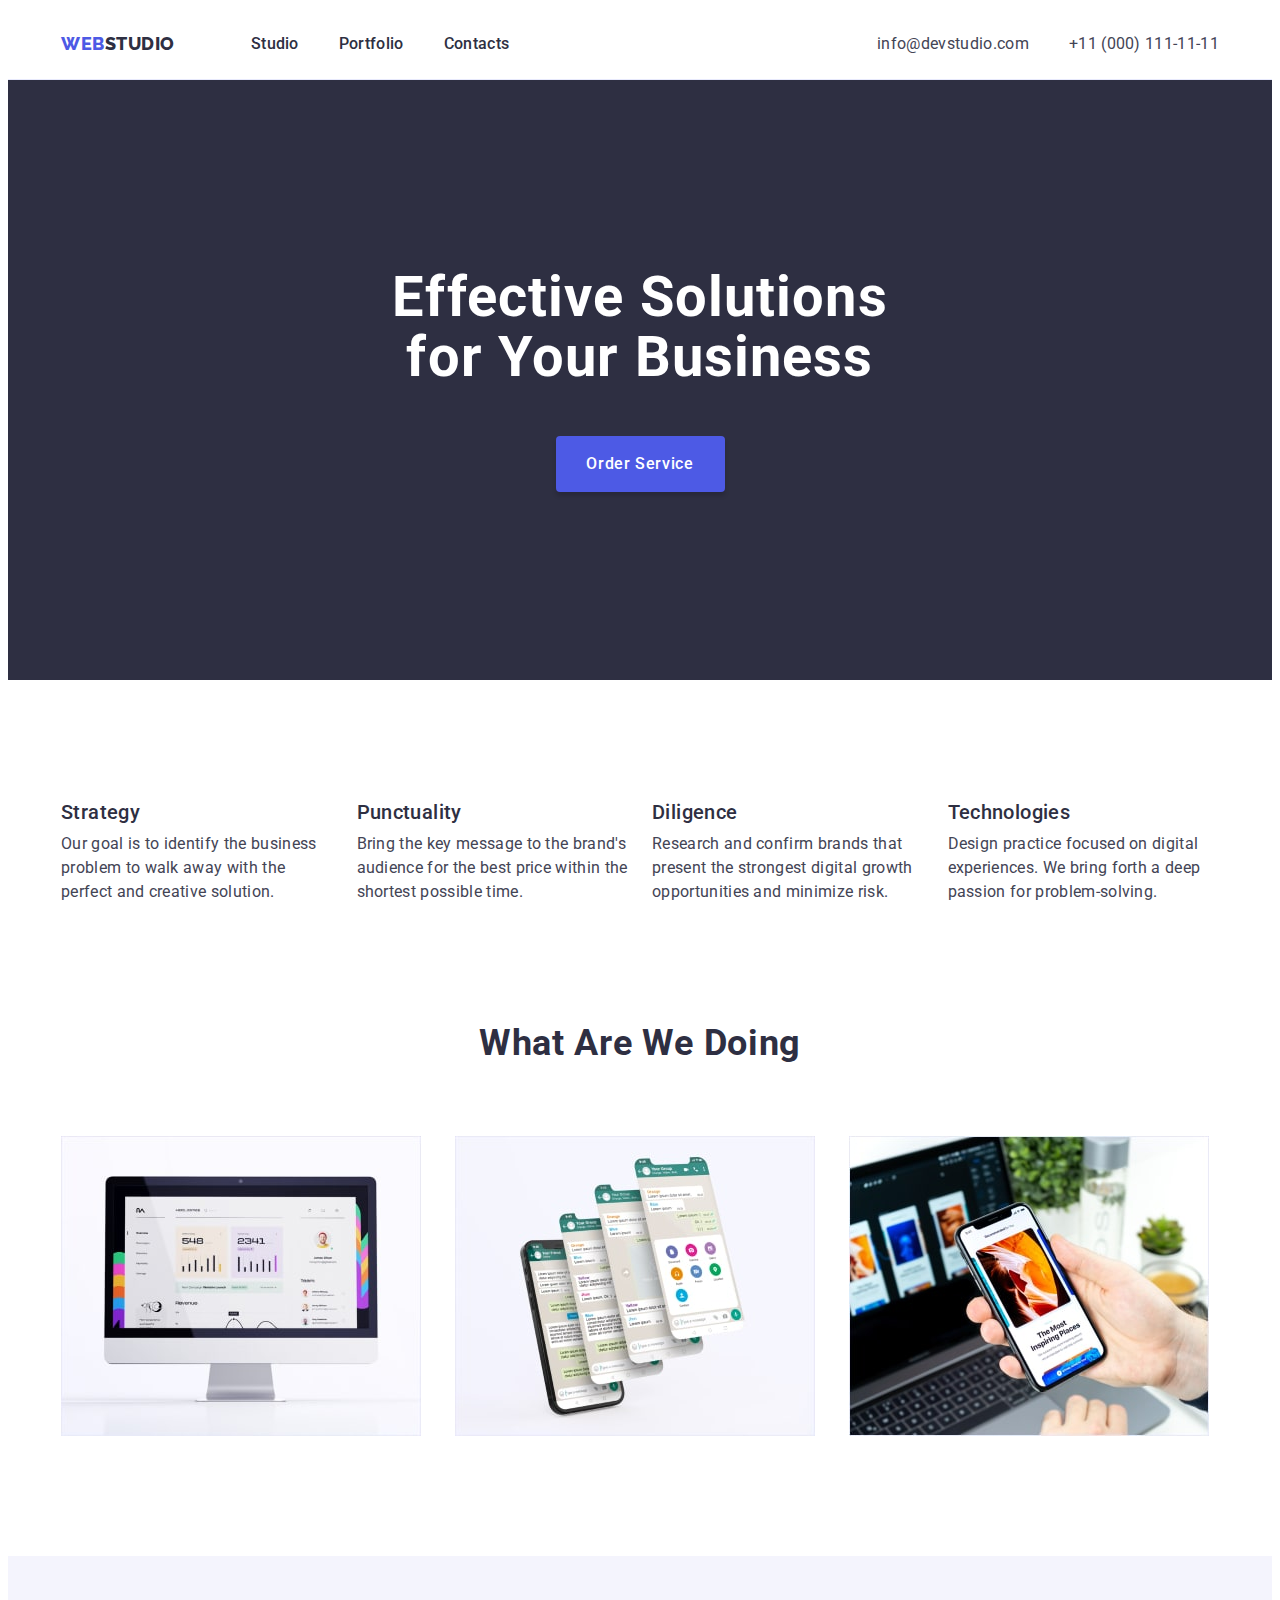
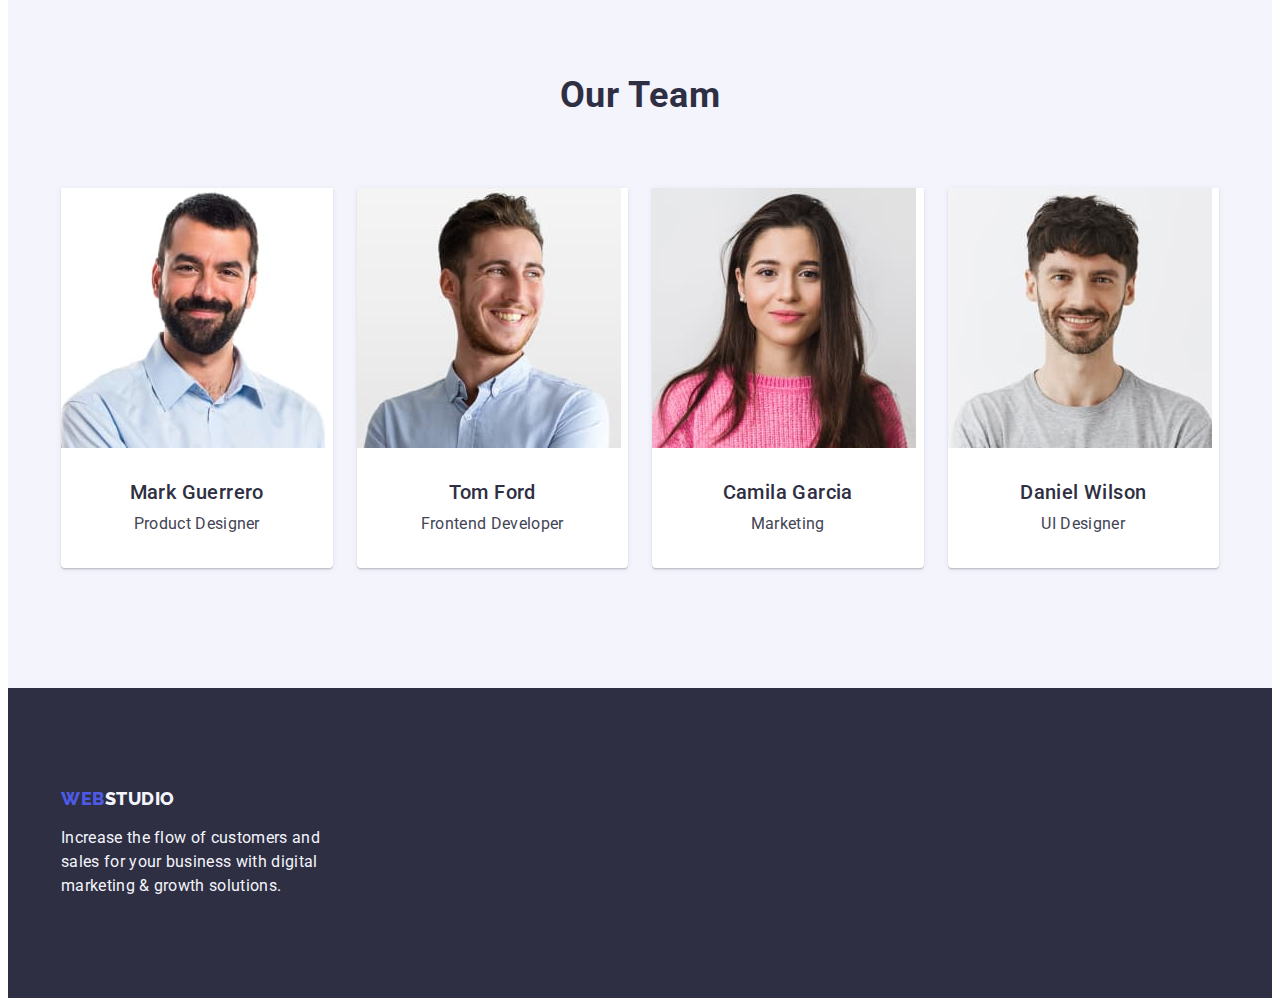
<file: index.html>
<!DOCTYPE html>
<html lang="en">
  <head>
    <meta charset="UTF-8">
    <meta http-equiv="X-UA-Compatible" content="IE=edge">
    <meta name="viewport" content="width=device-width, initial-scale=1.0">
    <title>WebStudio</title>
    <link rel="preconnect" href="https://fonts.googleapis.com">
    <link rel="preconnect" href="https://fonts.gstatic.com" crossorigin>
    <link 
      href="https://fonts.googleapis.com/css2?family=Raleway:wght@800&family=Roboto:wght@400;500;700;900&display=swap"
      rel="stylesheet">
    <link rel="stylesheet" href="https://cdnjs.cloudflare.com/ajax/libs/modern-normalize/1.1.0/modern-normalize.min.css"
      integrity="sha512-wpPYUAdjBVSE4KJnH1VR1HeZfpl1ub8YT/NKx4PuQ5NmX2tKuGu6U/JRp5y+Y8XG2tV+wKQpNHVUX03MfMFn9Q=="
      crossorigin="anonymous" referrerpolicy="no-referrer" />
    <link rel="stylesheet" href="./css/styles.css">
  </head>
  <body>
    <header class="header">
      <div class="container header-container">
        <nav class="header-navigation">
          <a href="./index.html" class="header-logo link">Web<span class="header-logo-second">Studio</span></a>
          <ul class="header-list list">
            <li class="header-item"><a class="header-link link" href="./index.html">Studio</a></li>
            <li class="header-item"><a class="header-link link" href="./portfolio.html">Portfolio</a></li>
            <li class="header-item"><a class="header-link link" href="">Contacts</a></li>
          </ul>
        </nav>
        <address class="header-address">
          <ul class="list-address list">
            <li class="address-item"><a class="address-link link" href="mailto:info@devstudio.com">info@devstudio.com</a></li>
            <li class="address-item"><a class="address-link link" href="tel:+110001111111">+11 (000) 111-11-11</a></li>
          </ul>
        </address>
      </div>
    </header>
    <main>
      <section class="banner section">
        <div class="container">
          <h1 class="banner-title">Effective Solutions for Your Business</h1>
          <button class="banner-btn" type="button">Order Service</button>
        </div>
      </section>
      <section class="our-line section">
        <div class="container">
          <h2 hidden class="our-line-big-title"></h2>
          <ul class="our-line-list list">
            <li class="our-line-item">
              <h3 class="our-line-title title">Strategy</h3>
              <p class="our-line-text">Our goal is to identify the business problem to walk away with the perfect and creative solution.</p>
            </li>
            <li class="our-line-item">
              <h3 class="our-line-title title">Punctuality</h3>
              <p class="our-line-text">Bring the key message to the brand's audience for the best price within the shortest possible time.</p>
            </li>
            <li class="our-line-item">
              <h3 class="our-line-title title">Diligence</h3>
              <p class="our-line-text">Research and confirm brands that present the strongest digital growth opportunities and minimize risk.</p>
            </li>
            <li class="our-line-item">
              <h3 class="our-line-title title">Technologies</h3>
              <p class="our-line-text">Design practice focused on digital experiences. We bring forth a deep passion for problem-solving.</p>
            </li>
          </ul>
        </div>
      </section>
      <section class="examples section">
        <div class="container">
          <h2 class="examples-big-title">What are we doing</h2>
          <ul class="examples-list list">
            <li class="examples-item"><img src="./images/img1.jpg" width="360" height="300" alt="imac"></li>
            <li class="examples-item"><img src="./images/img2.jpg" width="360" height="300" alt="application on the phone"></li>
            <li class="examples-item"><img src="./images/img3.jpg" width="360" height="300" alt="phone"></li>
          </ul>
        </div>
      </section>
      <section class="team section">
        <div class="container">
          <h2 class="team-big-title">Our Team</h2>
          <ul class="team-list list">
            <li class="team-item">
              <img src="./images/img4.jpg" alt="foto Mark Guerrero" width="264" height="260">
              <h3 class="team-title title">Mark Guerrero</h3>
              <p class="team-text">Product Designer</p>
            </li>
            <li class="team-item">
              <img src="./images/img5.jpg" alt="foto Tom Ford" width="264" height="260">
              <h3 class="team-title title">Tom Ford</h3>
              <p class="team-text">Frontend Developer</p>
            </li>
            <li class="team-item">
              <img src="./images/img6.jpg" alt="foto Camila Garcia" width="264" height="260">
              <h3 class="team-title title">Camila Garcia</h3>
              <p class="team-text">Marketing</p>
            </li>
            <li class="team-item">
              <img src="./images/img7.jpg" alt="foto Daniel Wilson" width="264" height="260">
              <h3 class="team-title title">Daniel Wilson</h3>
              <p class="team-text">UI Designer</p>
            </li>
          </ul>
        </div>
      </section>
    </main>
    <footer class="footer">
      <div class="container">
        <a href="./index.html" class="footer-logo link">Web<span class="footer-logo-second">Studio</span></a>
        <p class="footer-text">Increase the flow of customers and sales for your business with digital marketing & growth solutions.</p>
      </div>
    </footer>
  </body>
</html>
</file>
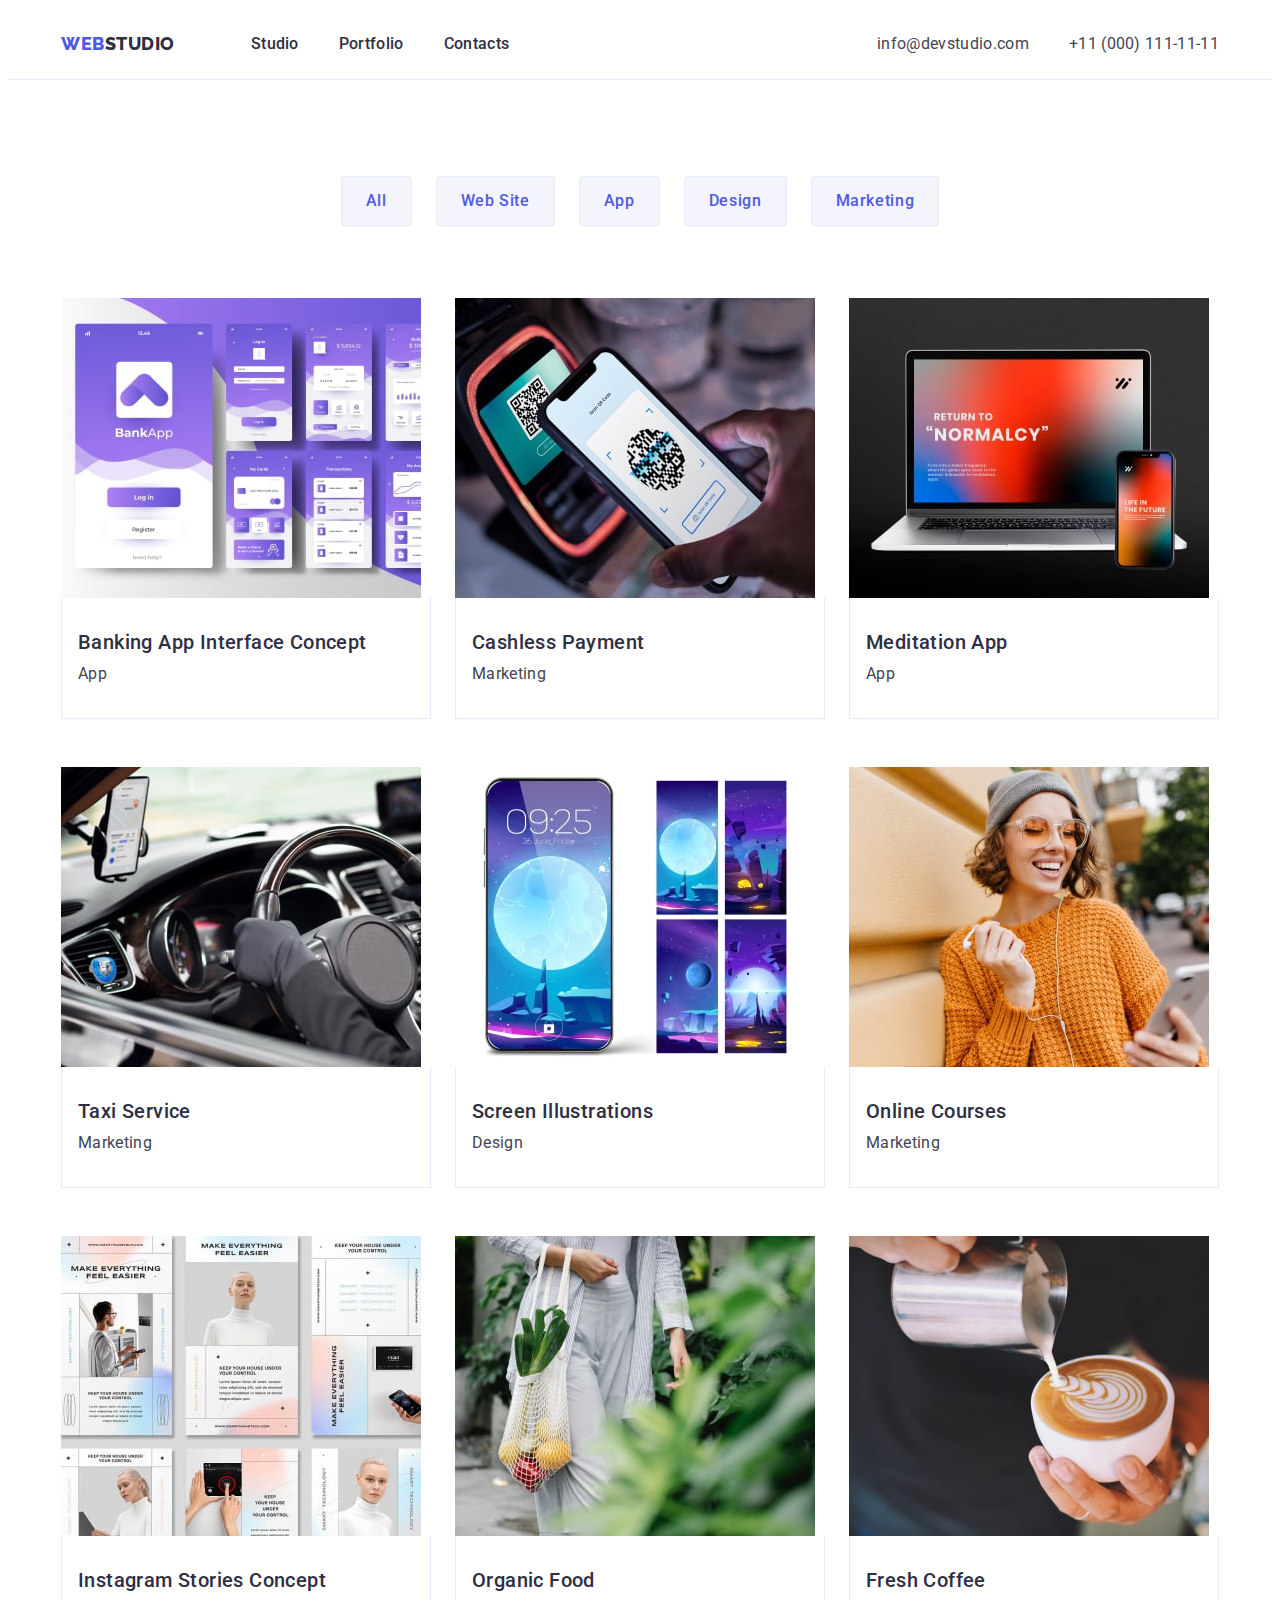
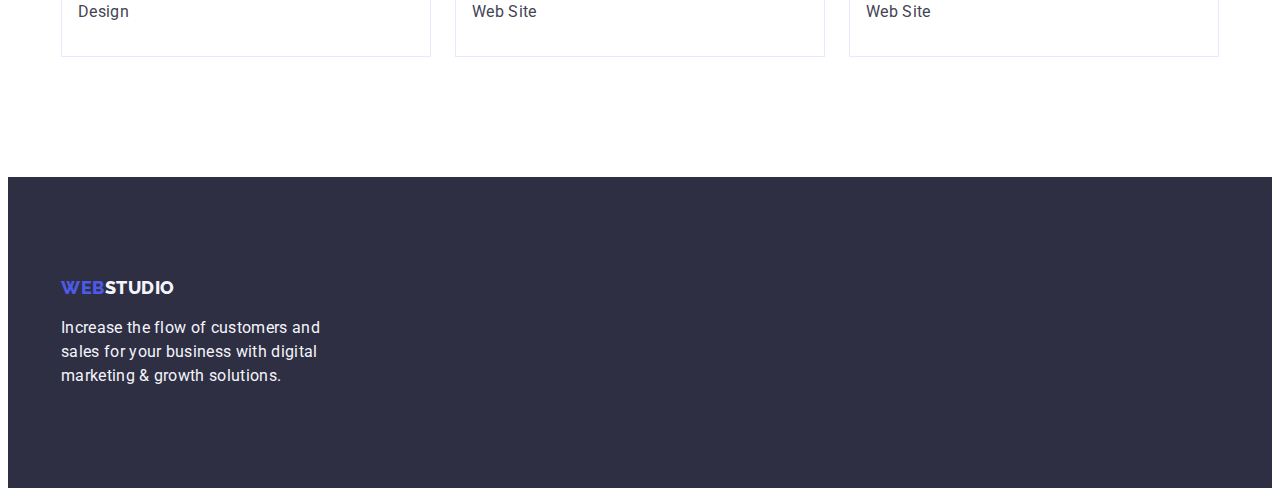
<file: portfolio.html>
<!DOCTYPE html>
<html lang="en">
  <head>
    <meta charset="UTF-8">
    <meta http-equiv="X-UA-Compatible" content="IE=edge">
    <meta name="viewport" content="width=device-width, initial-scale=1.0">
    <title>Portfolio</title>
    <link rel="preconnect" href="https://fonts.googleapis.com">
    <link rel="preconnect" href="https://fonts.gstatic.com" crossorigin>
    <link 
      href="https://fonts.googleapis.com/css2?family=Raleway:wght@800&family=Roboto:wght@400;500;700;900&display=swap"
      rel="stylesheet">
    <link rel="stylesheet" href="https://cdnjs.cloudflare.com/ajax/libs/modern-normalize/1.1.0/modern-normalize.min.css"
      integrity="sha512-wpPYUAdjBVSE4KJnH1VR1HeZfpl1ub8YT/NKx4PuQ5NmX2tKuGu6U/JRp5y+Y8XG2tV+wKQpNHVUX03MfMFn9Q=="
      crossorigin="anonymous" referrerpolicy="no-referrer" />
    <link rel="stylesheet" href="./css/styles.css">
  </head>
  <body>
    <header class="header">
      <div class="container header-container">
        <nav class="header-navigation">
          <a href="./index.html" class="header-logo link">Web<span class="header-logo-second">Studio</span></a>
          <ul class="header-list list">
            <li class="header-item"><a class="header-link link" href="./index.html">Studio</a></li>
            <li class="header-item"><a class="header-link link" href="./portfolio.html">Portfolio</a></li>
            <li class="header-item"><a class="header-link link" href="">Contacts</a></li>
          </ul>
        </nav>
        <address class="header-address">
          <ul class="list-address list">
            <li class="address-item"><a class="address-link link" href="mailto:info@devstudio.com">info@devstudio.com</a></li>
            <li class="address-item"><a class="address-link link" href="tel:+110001111111">+11 (000) 111-11-11</a></li>
          </ul>
        </address>
      </div>
    </header>
    <main>
      <section class="buttons-products section">
        <div class="container">
          <h1 hidden class="portfolio-title">Products</h1>
          <ul class="buttons-list list">
            <li class="buttons-item"><button type="button" class="buttons-btn">All</button></li>
            <li class="buttons-item"><button type="button" class="buttons-btn">Web Site</button></li>
            <li class="buttons-item"><button type="button" class="buttons-btn">App</button></li>
            <li class="buttons-item"><button type="button" class="buttons-btn">Design</button></li>
            <li class="buttons-item"><button type="button" class="buttons-btn">Marketing</button></li>
          </ul>
          <ul class="products-list list">
            <li class="products-item">
              <a href="#" class="products-item-link link">
                <img src="./images/img8.jpg" width="360" height="300" alt="mobile app">
                <div class="products-description">
                  <h2 class="products-title title">Banking App Interface Concept</h2>
                  <p class="products-text">App</p>
                </div>
              </a>
            </li>
            <li class="products-item">
              <a href="#" class="products-item-link link">
                <img src="./images/img9.jpg" width="360" height="300" alt="payment by phone">
                <div class="products-description">
                  <h2 class="products-title title">Cashless Payment</h2>
                  <p class="products-text">Marketing</p>
                </div>
              </a>
            </li>
            <li class="products-item">
              <a href="#" class="products-item-link link">
                <img src="./images/img10.jpg" width="360" height="300" alt="laptop and phone">
                <div class="products-description">
                  <h2 class="products-title title">Meditation App</h2>
                  <p class="products-text">App</p>
                </div>
              </a>
            </li>
            <li class="products-item">
              <a href="#" class="products-item-link link">
                <img src="./images/img11.jpg" width="360" height="300" alt="interior of the car">
                <div class="products-description">
                  <h2 class="products-title title">Taxi Service</h2>
                  <p class="products-text">Marketing</p>
                </div>
              </a>
            </li>
            <li class="products-item">
              <a href="#" class="products-item-link link">
                <img src="./images/img12.jpg" width="360" height="300" alt="phone">
                <div class="products-description">
                  <h2 class="products-title title">Screen Illustrations</h2>
                  <p class="products-text">Design</p>
                </div>
              </a>
            </li>
            <li class="products-item">
              <a href="#" class="products-item-link link">
                <img src="./images/img13.jpg" width="360" height="300" alt="young woman">
                <div class="products-description">
                  <h2 class="products-title title">Online Courses</h2>
                  <p class="products-text">Marketing</p>
                </div>
              </a>
            </li>
            <li class="products-item">
              <a href="#" class="products-item-link link">
                <img src="./images/img14.jpg" width="360" height="300" alt="instagram app">
                <div class="products-description">
                  <h2 class="products-title title">Instagram Stories Concept</h2>
                  <p class="products-text">Design</p>
                </div>
              </a>
            </li>
            <li class="products-item">
              <a href="#" class="products-item-link link">
                <img src="./images/img15.jpg" width="360" height="300" alt="organic food">
                <div class="products-description">
                  <h2 class="products-title title">Organic Food</h2>
                  <p class="products-text">Web Site</p>
                </div>
              </a>
            </li>
            <li class="products-item">
              <a href="#" class="products-item-link link">
                <img src="./images/img16.jpg" width="360" height="300" alt="coffee with milk">
                <div class="products-description">
                  <h2 class="products-title title">Fresh Coffee</h2>
                  <p class="products-text">Web Site</p>
                </div>
              </a>
            </li>
          </ul>
        </div>
      </section>
    </main>
    <footer class="footer">
      <div class="container">
        <a href="./index.html" class="footer-logo link">Web<span class="footer-logo-second">Studio</span></a>
        <p class="footer-text">Increase the flow of customers and sales for your business with digital marketing & growth solutions.</p>
      </div>
    </footer>
  </body>
</html>
</file>
<file: css/styles.css>
:root {
  --main-title-color: #FFFFFF;
  --second-title-color: #2E2F42;
  --hover: #404BBF;
  --banner-background-color: #2E2F42;
  --footer-background-color: #2E2F42;
  --color-text: #434455;
}

p,h1,h2,h3,h4,h5,h6 {
  margin: 0;
}

ul {
  margin: 0;
  padding-left: 0;
}

body {
  font-family: 'Roboto', sans-serif;
  color: #434455;
  background-color: #FFFFFF;
}

img {
  display: block;
}

button {
  border: none;
}

.list {
  list-style: none;
}

.link {
  text-decoration: none;
}  

.container {
  width: 1158px;
  padding-left: 15px;
  padding-right: 15px;
  margin: 0 auto;
}

.section {
  padding-top: 120px;
  padding-bottom: 120px;
}

.title {
  font-weight: 500;
  font-size: 20px;
  line-height: 1.2;
  letter-spacing: 0.02em;
}

/*-----------------------HEADER----------------------*/

.header {
  padding-top: 24px;
  padding-bottom: 23px;
  border-bottom: 1px solid #E7E9FC;
}

.header-container {
  display: flex;
}

.header-navigation {
  display: flex;
  align-items: center;
  margin-right: auto;
}

.header-logo {
font-family: 'Raleway', sans-serif;
  font-weight: 800;
  font-size: 18px;
  line-height: 1.17;
  display: flex;
  align-items: center;
  letter-spacing: 0.03em;
  text-transform: uppercase;
  color: #4D5AE5;
  margin-right: 76px;
}

.header-logo-second {
  color: #2E2F42;
}

.header-list {
  display: flex;
  gap: 40px;
}

.header-link {
  font-weight: 500;
  font-size: 16px;
  line-height: 1.5;
  letter-spacing: 0.02em;
  color: #2E2F42;
}

.header-link:hover,
.header-link:focus {
  color: var(--hover);
}

.header-address {
  font-style: normal;
}

.list-address {
  display: flex;
  gap: 40px;
}

.address-link {
  font-style: normal;
  font-size: 16px;
  line-height: 1.5;
  letter-spacing: 0.02em;
  color: #434455;
}

.address-link:hover,
.address-link:focus {
  color: var(--hover);
}

/*-----------------------BANNER----------------------*/

.banner {
  background-color :var(--banner-background-color);
  padding-top: 188px;
  padding-bottom: 188px;
}

.banner-title {
  max-width: 496px;
  font-size: 56px;
  line-height: 1.07;
  text-align: center;
  letter-spacing: 0.02em;
  color: var(--main-title-color);
  margin: auto;
  margin-bottom: 48px;
}

.banner-btn {
  min-width: 169px;
  height: 56px;
  font-family: 'Roboto', sans-serif;
  font-weight: 500;
  font-size: 16px;
  line-height: 1.5;
  display: block;
  letter-spacing: 0.04em;
  color: #FFFFFF;
  background-color: #4D5AE5;
  cursor: pointer;
  box-shadow: 0px 4px 4px rgba(0, 0, 0, 0.15);
  border-radius: 4px;
  margin: auto;
}

.banner-btn:hover,
.banner-btn:focus {
  background-color: var(--hover);
}

/*-----------------------OUR-LINE----------------------*/

.our-line-list {
  display: flex;
  gap: 24px;
}

.our-line-item {
  width: calc((100% - 72px) / 4);
}

.our-line-title {
  color: var(--second-title-color);
  margin-bottom: 8px;
}

.our-line-text {
  font-size: 16px;
  line-height: 1.5;
  letter-spacing: 0.02em;
}

/*-----------------------EXAMPLES----------------------*/

.examples {
  padding-top: 0px;
}

.examples-big-title {
  font-size: 36px;
  line-height: 1.11;
  text-align: center;
  letter-spacing: 0.02em;
  text-transform: capitalize;
  color: var(--second-title-color);
  margin-bottom: 72px;
}

.examples-list {
  display: flex;
  gap: 24px;
}

.examples-item {
  width: calc((100% - 48px) / 3);
}

/*-----------------------TEAM----------------------*/

.team {
  background-color: #F4F4FD;
}

.team-big-title {
  font-size: 36px;
  line-height: 1.11;
  text-align: center;
  letter-spacing: 0.02em;
  text-transform: capitalize;
  color: var(--second-title-color);
  margin-bottom: 72px;
}

.team-list {
  display: flex;
  gap: 24px;
}

.team-item {
  background-color: #FFFFFF;
  box-shadow: 0px 1px 6px rgba(46, 47, 66, 0.08), 0px 1px 1px rgba(46, 47, 66, 0.16), 0px 2px 1px rgba(46, 47, 66, 0.08);
  border-radius: 0px 0px 4px 4px;
  width: calc((100% - 72px) / 4);
}

.team-title {
  text-align: center;
  color: var(--second-title-color);
  margin-top: 32px;
  margin-bottom: 8px;
}

.team-text {
  font-size: 16px;
  line-height: 1.5;
  text-align: center;
  letter-spacing: 0.02em;
  margin-bottom: 32px;
}

/*------------------BUTTONS-PRODUCTS-------------------*/

.buttons-products {
  padding-top: 96px;
}

.buttons-list {
  margin-bottom: 72px;
  display: flex;
  justify-content: center;
  column-gap: 24px;
}

.buttons-item {}

.buttons-btn {
  font-family: 'Roboto', sans-serif;
  font-weight: 500;
  font-size: 16px;
  line-height: 1.5;
  display: flex;
  align-items: center;
  text-align: center;
  letter-spacing: 0.04em;
  color: #4D5AE5;
  background-color: #F4F4FD;
  cursor: pointer;
  padding: 12px 24px 12px 24px;
  border: 1px solid #E7E9FC;
  border-radius: 4px;
}

.buttons-btn:hover,
.buttons-btn:focus {
  background-color: var(--hover);
  color: #FFFFFF;
  box-shadow: 0px 3px 1px rgba(0, 0, 0, 0.1), 0px 2px 1px rgba(0, 0, 0, 0.08), 0px 2px 2px rgba(0, 0, 0, 0.12);
  border: 1px solid var(--hover);
  border-radius: 4px;
}

.products-list {
  display: flex;
  flex-wrap: wrap;
  column-gap: 24px;
  row-gap: 48px;
}

.products-item {
  width: calc((100% - 48px) / 3);
}

.products-description {
  padding-top: 32px;
  padding-left: 16px;
  padding-bottom: 32px;
  border: 1px solid #E7E9FC;
  border-top: none;
}

.products-title {
  color: var(--second-title-color);
  margin-bottom: 8px;
}

.products-text {
  font-size: 16px;
  line-height: 1.5;
  letter-spacing: 0.02em;
  color: var(--color-text);
}

/*-----------------------FOOTER----------------------*/

.footer {
  background-color: var(--footer-background-color);
  padding-top: 100px;
  padding-bottom: 100px;
}

.footer-logo {
  font-family: 'Raleway', sans-serif;
  font-weight: 800;
  font-size: 18px;
  line-height: 1.17;
  display: flex;
  align-items: center;
  letter-spacing: 0.03em;
  text-transform: uppercase;
  color: #4D5AE5;
  margin-bottom: 17.5px;
}

.footer-logo-second {
  color: #F4F4FD;
}

.footer-text {
  max-width: 264px;
  font-size: 16px;
  line-height: 1.5;
  letter-spacing: 0.02em;
  color: #F4F4FD;
}
</file>
